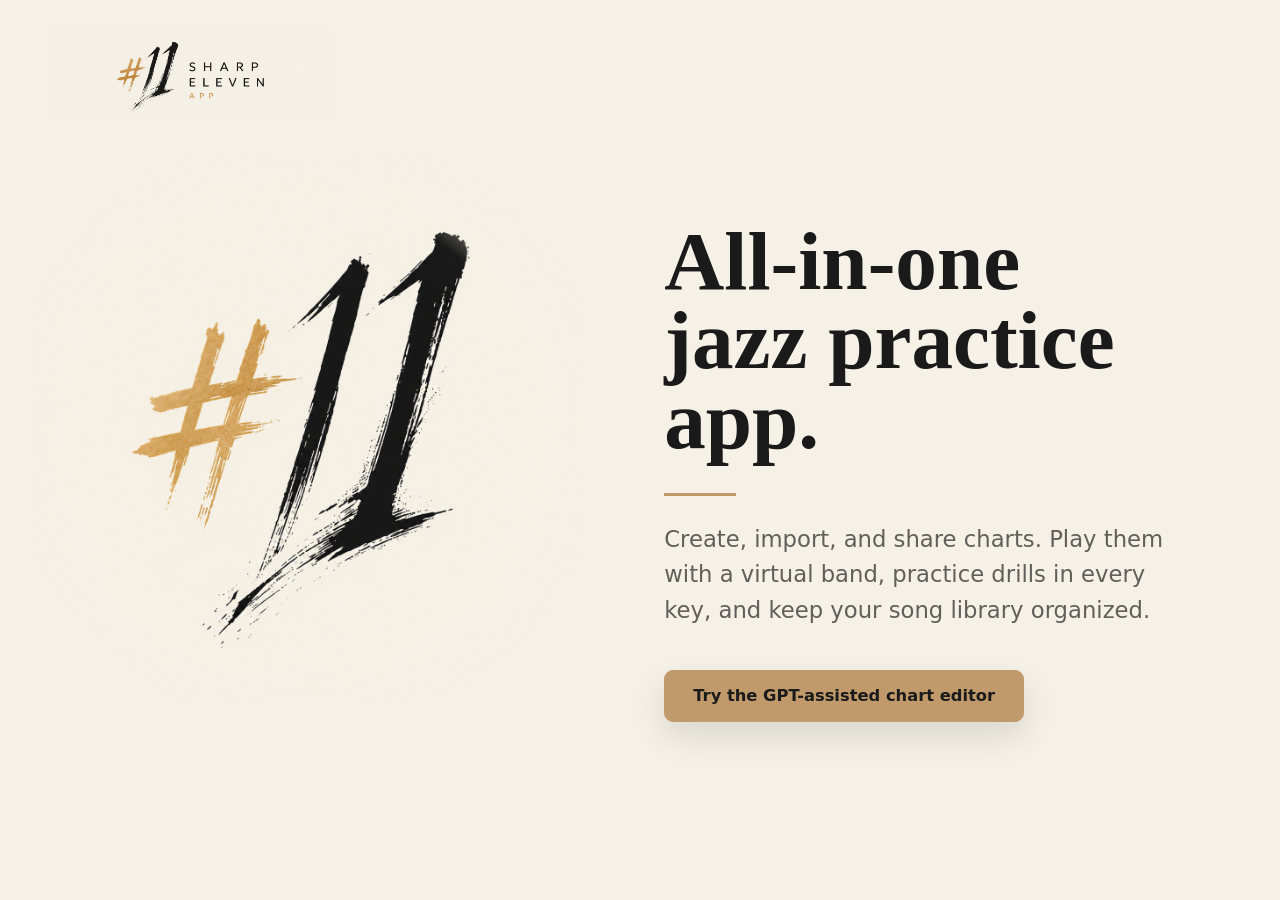
<file: index.html>
<!DOCTYPE html>
<html lang="en">
<head>
  <meta charset="utf-8">
  <meta name="viewport" content="width=device-width, initial-scale=1">
  <title>Sharp Eleven</title>
  <meta name="description" content="All-in-one jazz practice app.">
  <link rel="icon" href="./favicons/favicon.ico" sizes="any">
  <link rel="icon" href="./favicons/favicon-16x16.png" type="image/png" sizes="16x16">
  <link rel="icon" href="./favicons/favicon-32x32.png" type="image/png" sizes="32x32">
  <link rel="icon" href="./favicons/favicon-48x48.png" type="image/png" sizes="48x48">
  <link rel="apple-touch-icon" href="./favicons/apple-touch-icon.png" sizes="180x180">
  <link rel="manifest" href="./favicons/site.webmanifest">
  <meta name="theme-color" content="#f5f1e6">
  <style>
    :root {
      --c-bg: #f5f1e6;
      --c-text: #1a1a1a;
      --c-accent: #c19a6b;
      --c-secondary: #dcd6c8;
      --c-text-muted: color-mix(in srgb, var(--c-text) 68%, var(--c-bg) 32%);
      --c-border: color-mix(in srgb, var(--c-text) 24%, var(--c-bg) 76%);
      --c-control-bg: color-mix(in srgb, var(--c-secondary) 45%, transparent 55%);
      font-family: Inter, ui-sans-serif, system-ui, -apple-system, BlinkMacSystemFont, "Segoe UI", sans-serif;
    }

    * {
      box-sizing: border-box;
    }

    body {
      margin: 0;
      min-height: 100vh;
      background: var(--c-bg);
      color: var(--c-text);
    }

    .page {
      min-height: 100vh;
      padding: 28px 34px 38px;
      display: grid;
      grid-template-rows: auto minmax(0, 1fr);
      gap: clamp(20px, 3vw, 38px);
    }

    .topbar,
    .brand {
      display: flex;
      align-items: center;
    }

    .topbar {
      width: min(1180px, 100%);
      margin: 0 auto;
      justify-content: space-between;
      gap: 24px;
    }

    .brand {
      min-width: 0;
      color: var(--c-text);
      text-decoration: none;
    }

    .brand img {
      width: min(280px, 32vw);
      height: auto;
      object-fit: contain;
      flex: 0 0 auto;
    }

    .button,
    button {
      min-height: 40px;
      border: 1px solid var(--c-border);
      border-radius: 999px;
      padding: 0 18px;
      background: var(--c-control-bg);
      color: var(--c-text);
      font: inherit;
      font-weight: 760;
      text-decoration: none;
      display: inline-flex;
      align-items: center;
      justify-content: center;
      cursor: pointer;
    }

    .button.primary {
      border-color: var(--c-accent);
      background: var(--c-accent);
      color: var(--c-text);
      min-height: 52px;
      border-radius: 9px;
      padding: 0 28px;
      font-size: 1.02rem;
      font-weight: 850;
      box-shadow: 0 14px 32px color-mix(in srgb, var(--c-text) 12%, transparent 88%);
    }

    main {
      width: min(1180px, 100%);
      margin: 0 auto;
      display: grid;
      grid-template-columns: minmax(280px, 0.95fr) minmax(360px, 1fr);
      align-items: center;
      gap: clamp(32px, 6vw, 96px);
      padding-bottom: clamp(20px, 6vh, 76px);
      transform: translateY(-12px);
    }

    .hero-mark {
      transform: translate(-16px, -44px);
    }

    .hero-mark img {
      width: clamp(340px, 43vw, 560px);
      max-width: none;
      height: auto;
      display: block;
      -webkit-mask-image: radial-gradient(ellipse at center, #000 58%, transparent 78%);
      mask-image: radial-gradient(ellipse at center, #000 58%, transparent 78%);
      filter: drop-shadow(0 18px 24px color-mix(in srgb, var(--c-text) 8%, transparent 92%));
    }

    .hero-copy {
      max-width: 560px;
    }

    .hero-mobile-logo {
      display: none;
    }

    .hero-copy > * + * {
      margin-top: 0;
    }

    h1 {
      max-width: 12ch;
      margin: 0;
      font-family: Georgia, "Times New Roman", serif;
      font-size: clamp(3.5rem, 6.5vw, 5.4rem);
      line-height: 0.96;
      letter-spacing: 0;
    }

    .hero-rule {
      width: 72px;
      height: 3px;
      margin: 32px 0 26px;
      background: var(--c-accent);
    }

    p {
      max-width: 520px;
      margin: 0;
      color: var(--c-text-muted);
      font-size: clamp(1.12rem, 2vw, 1.42rem);
      line-height: 1.55;
    }

    .site-footer {
      width: min(1180px, 100%);
      margin: 0 auto;
      display: flex;
      justify-content: flex-end;
      color: var(--c-text-muted);
      font-size: 0.92rem;
    }

    .site-footer a {
      color: inherit;
      text-decoration: none;
    }

    .site-footer a:hover {
      color: var(--c-text);
      text-decoration: underline;
    }

    .hero-cta {
      display: flex;
      width: fit-content;
      margin-top: 42px;
    }

    @media (max-width: 880px) and (min-width: 761px) {
      .hero-mark {
        transform: translate(-8px, -42px);
      }

      .hero-mark img {
        width: min(38vw, 330px);
      }
    }

    @media (max-width: 760px) {
      .page {
        padding: 22px;
        grid-template-rows: minmax(0, 1fr);
      }

      .topbar {
        display: none;
      }

      main {
        min-height: calc(100vh - 44px);
        display: flex;
        flex-direction: column;
        justify-content: center;
        gap: 28px;
        padding-bottom: 0;
        text-align: center;
        transform: none;
      }

      .hero-mark {
        transform: none;
      }

      .hero-mark img {
        display: none;
      }

      .hero-mobile-logo {
        display: block;
        width: min(64vw, 218px);
        height: auto;
        margin: 0 auto -4px;
        -webkit-mask-image: radial-gradient(ellipse at center, #000 62%, transparent 82%);
        mask-image: radial-gradient(ellipse at center, #000 62%, transparent 82%);
      }

      .hero-copy {
        max-width: 390px;
      }

      h1 {
        max-width: 14.8ch;
        font-size: clamp(2.4rem, 11.5vw, 3.38rem);
        line-height: 1;
        margin: 0 auto;
      }

      .hero-rule {
        margin: 26px auto 24px;
      }

      p {
        font-size: 1.06rem;
        line-height: 1.5;
        margin: 0 auto;
      }

      .site-footer {
        justify-content: center;
        margin-top: 8px;
      }

      .hero-cta {
        width: min(100%, 320px);
        min-height: 56px;
        margin: 38px auto 0;
        padding: 0 20px;
        font-weight: 800;
      }
    }
  </style>
</head>
<body>
  <div class="page">
    <header class="topbar">
      <a class="brand" href="./" aria-label="Sharp Eleven home">
        <img src="./logo/brand-lockup-horizontal.png" alt="Sharp Eleven App" width="2172" height="724">
      </a>
    </header>

    <main>
      <div class="hero-mark" aria-hidden="true">
        <img src="./logo/brand-symbol.png" alt="" width="1254" height="1254">
      </div>
      <section class="hero-copy" aria-labelledby="hero-title">
        <img class="hero-mobile-logo" src="./logo/brand-lockup-vertical.png" alt="Sharp Eleven App" width="1122" height="1402">
        <h1 id="hero-title">All-in-one jazz practice app.</h1>
        <div class="hero-rule" aria-hidden="true"></div>
        <p>Create, import, and share charts. Play them with a virtual band, practice drills in every key, and keep your song library organized.</p>
        <a class="button primary hero-cta" href="./chart-editor.html">Try the GPT-assisted chart editor</a>
      </section>
    </main>

  </div>

</body>
</html>
</file>
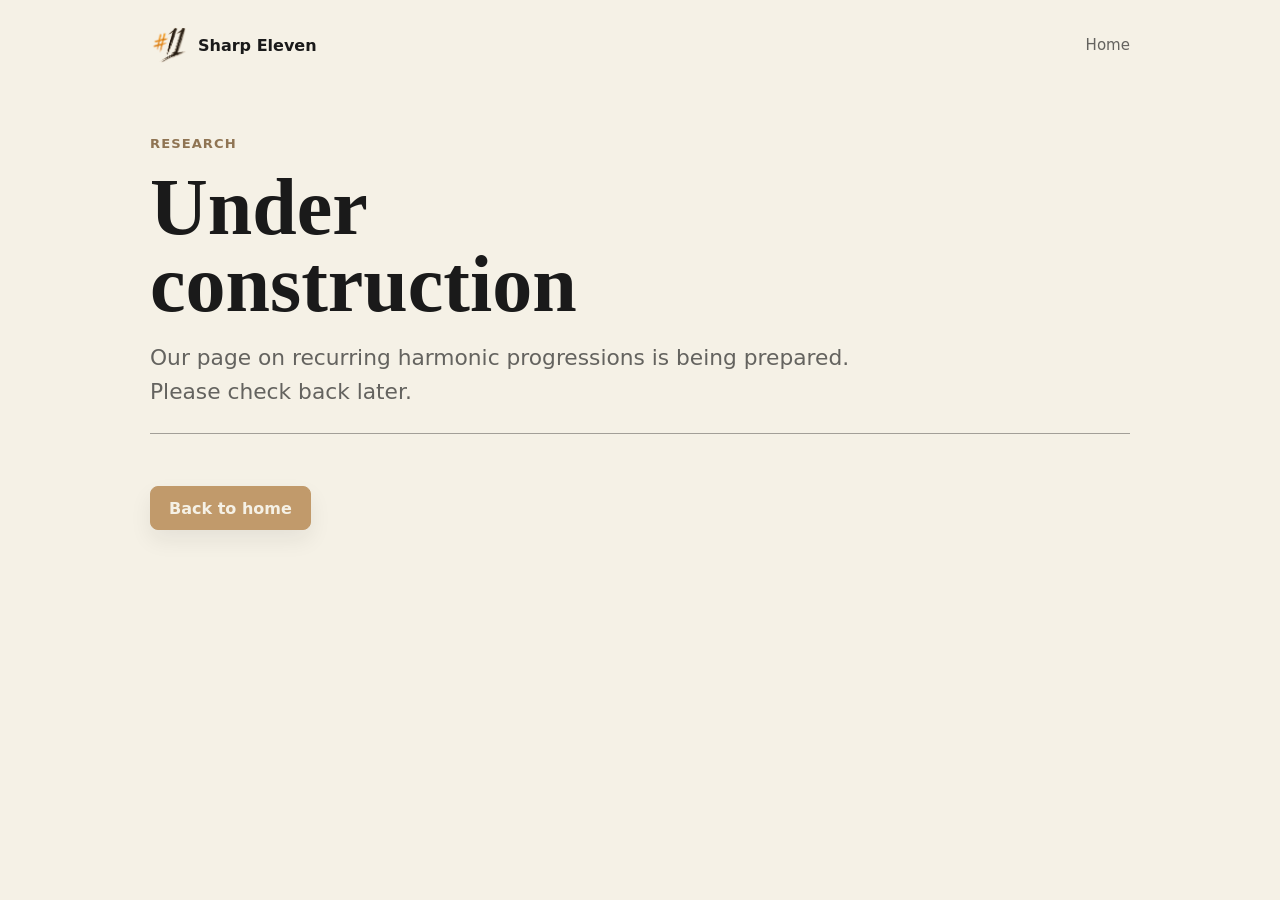
<file: research/great-american-songbook-harmony/index.html>
<!DOCTYPE html>
<html lang="en">
<head>
  <meta charset="utf-8">
  <meta name="viewport" content="width=device-width, initial-scale=1">
  <title>Research - Under construction - Sharp Eleven</title>
  <meta name="description" content="Our page on recurring harmonic progressions is under construction.">
  <link rel="icon" href="../../favicons/favicon.ico" sizes="any">
  <link rel="icon" href="../../favicons/favicon-16x16.png" type="image/png" sizes="16x16">
  <link rel="icon" href="../../favicons/favicon-32x32.png" type="image/png" sizes="32x32">
  <link rel="icon" href="../../favicons/favicon-48x48.png" type="image/png" sizes="48x48">
  <link rel="apple-touch-icon" href="../../favicons/apple-touch-icon.png" sizes="180x180">
  <link rel="manifest" href="../../favicons/site.webmanifest">
  <meta name="theme-color" content="#f5f1e6">
  <link rel="stylesheet" href="../../theme.css">
  <style>
    :root {
      font-family: Inter, ui-sans-serif, system-ui, -apple-system, BlinkMacSystemFont, "Segoe UI", sans-serif;
    }

    * {
      box-sizing: border-box;
    }

    body {
      margin: 0;
      min-height: 100vh;
      background: var(--ui-bg);
      color: var(--ui-text);
    }

    a {
      color: var(--ui-accent-strong);
    }

    .page {
      width: min(980px, calc(100% - 32px));
      margin: 0 auto;
      padding: 26px 0 64px;
    }

    .topbar {
      display: flex;
      align-items: center;
      justify-content: space-between;
      gap: 16px;
      margin-bottom: clamp(36px, 7vw, 72px);
    }

    .brand {
      display: inline-flex;
      align-items: center;
      gap: 10px;
      color: var(--ui-text);
      font-weight: 760;
      text-decoration: none;
    }

    .brand-logo {
      width: 38px;
      height: 38px;
      object-fit: contain;
      flex: 0 0 auto;
    }

    .topbar-link {
      color: var(--ui-text-muted);
      font-size: 0.94rem;
      text-decoration: none;
    }

    main {
      display: grid;
      gap: clamp(28px, 5vw, 48px);
    }

    .article-header {
      display: grid;
      gap: 18px;
      padding-bottom: 24px;
      border-bottom: 1px solid var(--ui-border);
    }

    .eyebrow {
      margin: 0;
      color: var(--ui-accent-cool);
      font-size: 0.82rem;
      font-weight: 800;
      letter-spacing: 0.08em;
      text-transform: uppercase;
    }

    h1 {
      max-width: 12ch;
      margin: 0;
      font-family: Georgia, "Times New Roman", serif;
      font-size: clamp(2.8rem, 8vw, 5rem);
      line-height: 0.96;
      letter-spacing: 0;
    }

    .dek {
      max-width: 760px;
      margin: 0;
      color: var(--ui-text-muted);
      font-size: clamp(1.12rem, 2.4vw, 1.36rem);
      line-height: 1.58;
    }

    .cta {
      display: flex;
      flex-wrap: wrap;
      gap: 12px;
      align-items: center;
      padding-top: 4px;
    }

    .button {
      min-height: 44px;
      display: inline-flex;
      align-items: center;
      justify-content: center;
      padding: 0 18px;
      border: 1px solid var(--ui-accent);
      border-radius: 8px;
      background: var(--ui-accent);
      color: var(--ui-bg);
      font-weight: 800;
      text-decoration: none;
      box-shadow: var(--ui-control-shadow);
    }

    @media (max-width: 760px) {
      .page {
        width: min(100% - 28px, 980px);
        padding-top: 20px;
      }

      .topbar {
        align-items: flex-start;
      }

    }

  </style>
</head>
<body>
  <div class="page">
    <header class="topbar">
      <a class="brand" href="../../" aria-label="Sharp Eleven home">
        <img class="brand-logo" src="../../logo/classic-paper.png" alt="" width="256" height="256">
        <span>Sharp Eleven</span>
      </a>
      <a class="topbar-link" href="../../">Home</a>
    </header>

    <main>
      <header class="article-header">
        <p class="eyebrow">Research</p>
        <h1>Under construction</h1>
        <p class="dek">Our page on recurring harmonic progressions is being prepared. Please check back later.</p>
      </header>
      <div class="cta">
        <a class="button" href="../../">Back to home</a>
      </div>
    </main>
  </div>
</body>
</html>
</file>
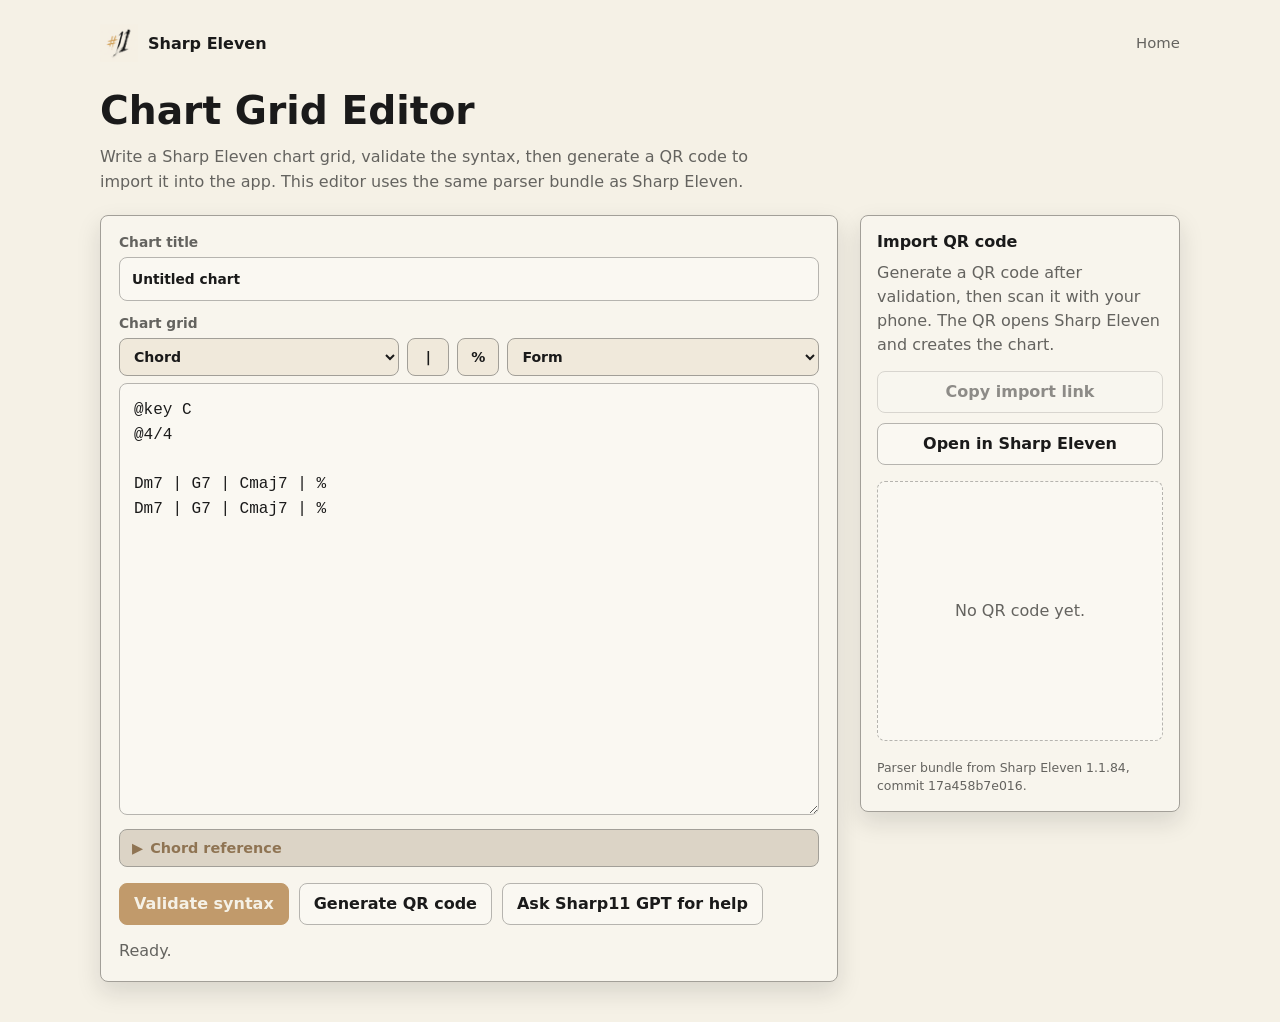
<file: chart-editor.html>
<!DOCTYPE html>
<html lang="en">
<head>
  <meta charset="utf-8">
  <meta name="viewport" content="width=device-width, initial-scale=1">
  <title>Chart Grid Editor - Sharp Eleven</title>
  <meta name="description" content="Write and validate Sharp Eleven chart grids, then import them into the app with a QR code.">
  <link rel="icon" href="./favicons/favicon.ico" sizes="any">
  <link rel="icon" href="./favicons/favicon-16x16.png" type="image/png" sizes="16x16">
  <link rel="icon" href="./favicons/favicon-32x32.png" type="image/png" sizes="32x32">
  <link rel="icon" href="./favicons/favicon-48x48.png" type="image/png" sizes="48x48">
  <link rel="apple-touch-icon" href="./favicons/apple-touch-icon.png" sizes="180x180">
  <link rel="manifest" href="./favicons/site.webmanifest">
  <meta name="theme-color" content="#f5f1e6">
  <link rel="stylesheet" href="./theme.css">
  <script src="./assets/vendor/qrcode-generator.js" defer></script>
  <style>
    :root {
      font-family: Inter, ui-sans-serif, system-ui, -apple-system, BlinkMacSystemFont, "Segoe UI", sans-serif;
    }

    * {
      box-sizing: border-box;
    }

    body {
      margin: 0;
      min-height: 100vh;
      background: var(--ui-bg);
      color: var(--ui-text);
    }

    a {
      color: var(--ui-accent-strong);
    }

    .page {
      width: min(1080px, calc(100% - 32px));
      margin: 0 auto;
      padding: 24px 0 40px;
    }

    .topbar {
      display: flex;
      align-items: center;
      justify-content: space-between;
      gap: 16px;
      margin-bottom: 28px;
    }

    .brand {
      display: inline-flex;
      align-items: center;
      gap: 10px;
      color: var(--ui-text);
      font-weight: 760;
      font-size: 1rem;
      letter-spacing: 0;
    }

    .brand-logo {
      width: 38px;
      height: 38px;
      object-fit: contain;
      flex: 0 0 auto;
    }

    .topbar-actions {
      display: inline-flex;
      align-items: center;
      gap: 10px;
      margin-left: auto;
    }

    .topbar a {
      font-size: 0.93rem;
      color: var(--ui-text-muted);
      text-decoration: none;
    }

    .workspace {
      display: grid;
      grid-template-columns: minmax(0, 1fr) 320px;
      gap: 22px;
      align-items: start;
    }

    .editor,
    .side-panel {
      background: var(--ui-surface);
      border: 1px solid var(--ui-border);
      border-radius: 8px;
      box-shadow: var(--ui-shadow-soft);
    }

    .editor {
      min-width: 0;
      padding: 18px;
    }

    .side-panel {
      padding: 16px;
    }

    h1 {
      margin: 0 0 14px;
      font-size: clamp(1.65rem, 4vw, 2.45rem);
      line-height: 1.05;
      letter-spacing: 0;
    }

    .lede {
      margin: 0 0 20px;
      max-width: 64ch;
      color: var(--ui-text-muted);
      line-height: 1.55;
    }

    label {
      display: grid;
      gap: 7px;
      color: var(--ui-text-muted);
      font-size: 0.86rem;
      font-weight: 650;
    }

    .field-label {
      color: var(--ui-text-muted);
      font-size: 0.86rem;
      font-weight: 650;
    }

    input,
    textarea,
    select {
      width: 100%;
      border: 1px solid var(--ui-border-strong);
      border-radius: 8px;
      background: var(--ui-surface-input);
      color: var(--ui-text);
      font: inherit;
      outline: none;
    }

    input:focus,
    textarea:focus,
    select:focus {
      border-color: var(--ui-accent);
      box-shadow: 0 0 0 3px var(--ui-field-focus);
    }

    input {
      min-height: 44px;
      padding: 0 12px;
    }

    textarea {
      min-height: 48vh;
      resize: vertical;
      padding: 14px;
      font-family: "SFMono-Regular", Consolas, "Liberation Mono", monospace;
      font-size: 1rem;
      line-height: 1.55;
      white-space: pre;
      overflow: auto;
    }

    .field-stack {
      display: grid;
      gap: 14px;
    }

    .editor-grid-field {
      display: grid;
      gap: 7px;
    }

    .chart-editor-insert-toolbar {
      display: grid;
      grid-template-columns: minmax(5.8rem, 0.9fr) auto auto minmax(6.4rem, 1fr);
      gap: 8px;
      align-items: end;
    }

    .chart-editor-insert-field {
      display: grid;
      min-width: 0;
    }

    .chart-editor-insert-field select,
    .chart-editor-insert-button {
      min-height: 38px;
      border: 1px solid var(--ui-border);
      border-radius: 8px;
      background: var(--ui-chip-bg);
      color: var(--ui-text);
      font: inherit;
      font-size: 0.88rem;
      font-weight: 800;
    }

    .chart-editor-insert-field select {
      padding: 0 32px 0 10px;
    }

    .chart-editor-insert-button {
      width: 42px;
      padding: 0;
      cursor: pointer;
    }

    .chart-editor-insert-field select:focus-visible,
    .chart-editor-insert-button:focus-visible {
      outline: 0;
      border-color: var(--ui-accent);
      box-shadow: 0 0 0 3px var(--ui-field-focus);
    }

    .chart-editor-canonical-chords .canonical-chord-list {
      margin-top: 0;
    }

    .canonical-chord-list {
      border: 1px solid var(--ui-border);
      border-radius: 8px;
      background: color-mix(in srgb, var(--ui-surface-strong) 78%, var(--ui-bg) 22%);
      overflow: hidden;
    }

    .canonical-chord-list[open] {
      position: fixed;
      inset: 0;
      z-index: 1200;
      display: flex;
      flex-direction: column;
      margin: 0;
      border-radius: 0;
      background: var(--ui-surface-strong);
      box-shadow: none;
      overflow: hidden;
    }

    .canonical-chord-list-summary {
      cursor: pointer;
      list-style: none;
      padding: 10px 12px;
      color: var(--ui-accent-cool);
      font-size: 0.9rem;
      font-weight: 800;
      background: var(--ui-chip-bg);
    }

    .canonical-chord-list-summary::-webkit-details-marker {
      display: none;
    }

    .canonical-chord-list-summary::before {
      content: '\25B6';
      display: inline-block;
      margin-right: 0.45rem;
      transition: transform 0.15s ease;
    }

    .canonical-chord-list[open] .canonical-chord-list-summary::before {
      transform: rotate(90deg);
    }

    .canonical-chord-list[open] .canonical-chord-list-summary {
      flex: 0 0 auto;
      border-bottom: 1px solid var(--ui-border);
      padding-top: calc(0.8rem + env(safe-area-inset-top, 0px));
      padding-bottom: 0.8rem;
    }

    .canonical-chord-list[open] .canonical-chord-list-summary::after {
      content: 'Close';
      float: right;
      color: var(--ui-text-muted);
      font-size: 0.82rem;
      font-weight: 800;
    }

    .canonical-chord-list-body {
      display: grid;
      gap: 0.75rem;
      padding: 12px;
      color: var(--ui-text-muted);
      font-size: 0.88rem;
    }

    .canonical-chord-list[open] .canonical-chord-list-body {
      flex: 1 1 auto;
      min-height: 0;
      overflow-y: auto;
      overscroll-behavior: contain;
      padding-bottom: calc(1rem + env(safe-area-inset-bottom, 0px));
      -webkit-overflow-scrolling: touch;
    }

    .canonical-chord-section h3 {
      margin: 0 0 0.45rem;
      color: var(--ui-text-soft);
      font-size: 0.78rem;
      font-weight: 800;
      text-transform: uppercase;
    }

    .canonical-chord-grid {
      display: grid;
      grid-template-columns: repeat(auto-fit, minmax(8rem, 1fr));
      gap: 0.35rem;
      margin: 0;
      padding: 0;
      list-style: none;
    }

    .canonical-chord-entry {
      display: grid;
      gap: 0.25rem;
      align-content: start;
      min-width: 0;
      padding: 0.45rem 0.55rem;
      border: 1px solid var(--ui-border);
      border-radius: 8px;
      background: color-mix(in srgb, var(--ui-bg) 86%, var(--ui-accent) 14%);
    }

    .canonical-chord-symbol {
      color: var(--ui-accent-warm);
      font-weight: 800;
    }

    .canonical-chord-aliases {
      display: flex;
      flex-wrap: wrap;
      gap: 0.34rem;
    }

    .canonical-chord-aliases code {
      color: var(--ui-text-faint);
      font-size: 0.75em;
    }

    .actions {
      display: flex;
      flex-wrap: wrap;
      gap: 10px;
      margin-top: 16px;
    }

    button,
    .button-link {
      min-height: 42px;
      border: 1px solid var(--ui-border-strong);
      border-radius: 8px;
      padding: 0 14px;
      background: var(--ui-control-bg);
      color: var(--ui-text);
      font: inherit;
      font-weight: 700;
      text-decoration: none;
      display: inline-flex;
      align-items: center;
      justify-content: center;
      cursor: pointer;
    }

    button.primary {
      border-color: var(--ui-accent);
      background: var(--ui-accent);
      color: var(--ui-text-inverse);
    }

    button.primary:hover,
    button.primary:focus-visible {
      background: var(--ui-accent-strong);
    }

    button:disabled {
      opacity: 0.48;
      cursor: not-allowed;
    }

    .status {
      margin-top: 14px;
      min-height: 24px;
      color: var(--ui-text-muted);
      line-height: 1.45;
    }

    .status.is-error {
      color: var(--ui-danger-text);
    }

    .gpt-help-dialog {
      position: fixed;
      inset: 0;
      z-index: 1400;
      display: grid;
      place-items: center;
      padding: 20px;
      background: color-mix(in srgb, var(--ui-bg) 58%, transparent);
    }

    .gpt-help-dialog[hidden] {
      display: none;
    }

    .gpt-help-dialog-panel {
      width: min(100%, 420px);
      border: 1px solid var(--ui-border);
      border-radius: 8px;
      background: var(--ui-surface);
      box-shadow: var(--ui-shadow-soft);
      padding: 18px;
    }

    .gpt-help-dialog-panel h2 {
      margin: 0 0 10px;
      color: var(--ui-text);
      font-size: 1.05rem;
      letter-spacing: 0;
    }

    .gpt-help-dialog-panel p {
      margin: 0;
      color: var(--ui-text-muted);
      line-height: 1.5;
    }

    .gpt-help-dialog-actions {
      display: flex;
      flex-wrap: wrap;
      justify-content: flex-end;
      gap: 10px;
      margin-top: 18px;
    }

    .diagnostics {
      margin: 12px 0 0;
      padding-left: 20px;
      color: var(--ui-danger-text);
      line-height: 1.45;
    }

    .side-panel h2 {
      margin: 0 0 10px;
      font-size: 1rem;
      letter-spacing: 0;
    }

    .side-panel p {
      margin: 0 0 14px;
      color: var(--ui-text-muted);
      line-height: 1.5;
    }

    .side-actions {
      display: grid;
      gap: 10px;
    }

    .qr-box {
      display: grid;
      place-items: center;
      min-height: 260px;
      margin-top: 16px;
      border: 1px dashed var(--ui-border-strong);
      border-radius: 8px;
      background: var(--ui-surface-input);
      padding: 14px;
      color: var(--ui-text-muted);
      text-align: center;
    }

    .qr-box canvas,
    .qr-box svg,
    .qr-box img {
      width: min(100%, 256px) !important;
      height: auto !important;
    }

    .import-link {
      margin-top: 12px;
      word-break: break-all;
      font-size: 0.82rem;
      color: var(--ui-text-muted);
    }

    .meta {
      margin-top: 18px;
      color: var(--ui-text-muted);
      font-size: 0.78rem;
      line-height: 1.45;
    }

    @media (max-width: 840px) {
      .workspace {
        grid-template-columns: 1fr;
      }

      .page {
        width: min(100% - 20px, 1080px);
        padding-top: 16px;
      }

      .topbar {
        margin-bottom: 18px;
      }

      .topbar-actions {
        gap: 8px;
      }

      .chart-editor-insert-toolbar {
        grid-template-columns: minmax(0, 1fr) 42px 42px minmax(0, 1fr);
      }

      textarea {
        min-height: 42vh;
      }
    }
  </style>
</head>
<body>
  <main class="page">
    <header class="topbar">
      <div class="brand" aria-label="Sharp Eleven">
        <img class="brand-logo" src="./logo/brand-symbol.png" alt="" width="38" height="38" aria-hidden="true">
        <span>Sharp Eleven</span>
      </div>
      <div class="topbar-actions">
        <a href="./index.html">Home</a>
      </div>
    </header>

    <h1>Chart Grid Editor</h1>
    <p class="lede">Write a Sharp Eleven chart grid, validate the syntax, then generate a QR code to import it into the app. This editor uses the same parser bundle as Sharp Eleven.</p>

    <div class="workspace">
      <section class="editor" aria-label="Chart editor">
        <div class="field-stack">
          <label>
            Chart title
            <input id="chart-title" type="text" autocomplete="off" value="Untitled chart">
          </label>
          <div class="editor-grid-field">
            <span class="field-label">Chart grid</span>
            <div class="chart-editor-insert-toolbar" role="toolbar" aria-label="Insert into chart text">
              <label class="chart-editor-insert-field">
                <select id="chart-editor-chord-menu" aria-label="Insert chord quality">
                  <option value="">Chord</option>
                  <option value="maj7">maj7</option>
                  <option value="6">6</option>
                  <option value="m7">m7</option>
                  <option value="m6">m6</option>
                  <option value="m7b5">m7b5</option>
                  <option value="dim7">dim7</option>
                  <option value="7">7</option>
                  <option value="7b9">7b9</option>
                  <option value="7alt">7alt</option>
                  <option value="7#11">7#11</option>
                  <option value="7#5">7#5</option>
                  <option value="7#9">7#9</option>
                  <option value="7sus">7sus</option>
                  <option value="13sus">13sus</option>
                </select>
              </label>
              <button id="chart-editor-insert-bar-button" class="chart-editor-insert-button" type="button" aria-label="Insert measure bar">|</button>
              <button id="chart-editor-insert-repeat-button" class="chart-editor-insert-button" type="button" aria-label="Insert repeat sign">%</button>
              <label class="chart-editor-insert-field">
                <select id="chart-editor-form-menu" aria-label="Insert form marker">
                  <option value="">Form</option>
                  <option value="@fine">@fine</option>
                  <option value="@coda">@coda</option>
                  <option value="@to-coda">@to-coda</option>
                  <option value="@segno">@segno</option>
                  <option value="@dc-al-fine">@dc-al-fine</option>
                  <option value="@ds-al-fine">@ds-al-fine</option>
                  <option value="@dc-al-coda">@dc-al-coda</option>
                  <option value="@ds-al-coda">@ds-al-coda</option>
                  <option value="@dc-on-cue">@dc-on-cue</option>
                </select>
              </label>
            </div>
            <textarea id="chart-text" spellcheck="false" autocomplete="off" autocapitalize="off" wrap="off">@key C
@4/4

Dm7 | G7 | Cmaj7 | %
Dm7 | G7 | Cmaj7 | %</textarea>
          </div>
          <div class="chart-editor-canonical-chords">
            <details class="canonical-chord-list">
              <summary class="canonical-chord-list-summary">Chord reference</summary>
              <div class="canonical-chord-list-body">
                <section class="canonical-chord-section">
                  <h3>Common qualities</h3>
                  <ul class="canonical-chord-grid">
                    <li class="canonical-chord-entry"><code class="canonical-chord-symbol">m7</code></li>
                    <li class="canonical-chord-entry"><code class="canonical-chord-symbol">maj7</code><span class="canonical-chord-aliases" aria-label="Accepted aliases"><code>△7</code></span></li>
                    <li class="canonical-chord-entry"><code class="canonical-chord-symbol">6</code></li>
                    <li class="canonical-chord-entry"><code class="canonical-chord-symbol">m7b5</code><span class="canonical-chord-aliases" aria-label="Accepted aliases"><code>halfdim</code><code>ø7</code></span></li>
                    <li class="canonical-chord-entry"><code class="canonical-chord-symbol">maj</code></li>
                    <li class="canonical-chord-entry"><code class="canonical-chord-symbol">dim7</code><span class="canonical-chord-aliases" aria-label="Accepted aliases"><code>dim</code><code>°7</code></span></li>
                    <li class="canonical-chord-entry"><code class="canonical-chord-symbol">m</code></li>
                    <li class="canonical-chord-entry"><code class="canonical-chord-symbol">m6</code></li>
                    <li class="canonical-chord-entry"><code class="canonical-chord-symbol">maj#11</code><span class="canonical-chord-aliases" aria-label="Accepted aliases"><code>lyd</code><code>maj7#11</code><code>△#11</code></span></li>
                    <li class="canonical-chord-entry"><code class="canonical-chord-symbol">m9</code></li>
                    <li class="canonical-chord-entry"><code class="canonical-chord-symbol">m11</code></li>
                    <li class="canonical-chord-entry"><code class="canonical-chord-symbol">mMaj7</code><span class="canonical-chord-aliases" aria-label="Accepted aliases"><code>mmaj7</code></span></li>
                    <li class="canonical-chord-entry"><code class="canonical-chord-symbol">maj9</code><span class="canonical-chord-aliases" aria-label="Accepted aliases"><code>△9</code></span></li>
                    <li class="canonical-chord-entry"><code class="canonical-chord-symbol">69</code><span class="canonical-chord-aliases" aria-label="Accepted aliases"><code>6/9</code></span></li>
                  </ul>
                </section>
                <section class="canonical-chord-section">
                  <h3>Common dominants</h3>
                  <ul class="canonical-chord-grid">
                    <li class="canonical-chord-entry"><code class="canonical-chord-symbol">7</code></li>
                    <li class="canonical-chord-entry"><code class="canonical-chord-symbol">7b9</code></li>
                    <li class="canonical-chord-entry"><code class="canonical-chord-symbol">7sus</code></li>
                    <li class="canonical-chord-entry"><code class="canonical-chord-symbol">13#11</code><span class="canonical-chord-aliases" aria-label="Accepted aliases"><code>13lyd</code></span></li>
                    <li class="canonical-chord-entry"><code class="canonical-chord-symbol">7#9</code></li>
                    <li class="canonical-chord-entry"><code class="canonical-chord-symbol">7b9b13</code><span class="canonical-chord-aliases" aria-label="Accepted aliases"><code>7b13</code></span></li>
                    <li class="canonical-chord-entry"><code class="canonical-chord-symbol">7#5</code><span class="canonical-chord-aliases" aria-label="Accepted aliases"><code>13#5</code></span></li>
                    <li class="canonical-chord-entry"><code class="canonical-chord-symbol">7alt</code><span class="canonical-chord-aliases" aria-label="Accepted aliases"><code>alt</code><code>13alt</code></span></li>
                    <li class="canonical-chord-entry"><code class="canonical-chord-symbol">13</code><span class="canonical-chord-aliases" aria-label="Accepted aliases"><code>7mixo</code><code>13mixo</code><code>mixo</code></span></li>
                    <li class="canonical-chord-entry"><code class="canonical-chord-symbol">9</code></li>
                    <li class="canonical-chord-entry"><code class="canonical-chord-symbol">9sus</code></li>
                  </ul>
                </section>
                <section class="canonical-chord-section">
                  <h3>Other qualities</h3>
                  <ul class="canonical-chord-grid">
                    <li class="canonical-chord-entry"><code class="canonical-chord-symbol">mb6</code></li>
                    <li class="canonical-chord-entry"><code class="canonical-chord-symbol">aug</code></li>
                    <li class="canonical-chord-entry"><code class="canonical-chord-symbol">add9</code></li>
                    <li class="canonical-chord-entry"><code class="canonical-chord-symbol">sus</code></li>
                    <li class="canonical-chord-entry"><code class="canonical-chord-symbol">maj7#5</code></li>
                    <li class="canonical-chord-entry"><code class="canonical-chord-symbol">m69</code><span class="canonical-chord-aliases" aria-label="Accepted aliases"><code>m6/9</code></span></li>
                    <li class="canonical-chord-entry"><code class="canonical-chord-symbol">m9b5</code></li>
                    <li class="canonical-chord-entry"><code class="canonical-chord-symbol">2</code></li>
                    <li class="canonical-chord-entry"><code class="canonical-chord-symbol">dimMaj7</code></li>
                    <li class="canonical-chord-entry"><code class="canonical-chord-symbol">maj13</code></li>
                    <li class="canonical-chord-entry"><code class="canonical-chord-symbol">mMaj9</code><span class="canonical-chord-aliases" aria-label="Accepted aliases"><code>mmaj9</code></span></li>
                    <li class="canonical-chord-entry"><code class="canonical-chord-symbol">5</code></li>
                    <li class="canonical-chord-entry"><code class="canonical-chord-symbol">madd9</code></li>
                  </ul>
                </section>
                <section class="canonical-chord-section">
                  <h3>Other dominants</h3>
                  <ul class="canonical-chord-grid">
                    <li class="canonical-chord-entry"><code class="canonical-chord-symbol">13b9</code><span class="canonical-chord-aliases" aria-label="Accepted aliases"><code>7oct</code><code>oct</code><code>13oct</code></span></li>
                    <li class="canonical-chord-entry"><code class="canonical-chord-symbol">9#11</code></li>
                    <li class="canonical-chord-entry"><code class="canonical-chord-symbol">7#11</code><span class="canonical-chord-aliases" aria-label="Accepted aliases"><code>7lyd</code></span></li>
                    <li class="canonical-chord-entry"><code class="canonical-chord-symbol">13sus</code></li>
                    <li class="canonical-chord-entry"><code class="canonical-chord-symbol">7b9sus</code><span class="canonical-chord-aliases" aria-label="Accepted aliases"><code>13b9sus</code></span></li>
                    <li class="canonical-chord-entry"><code class="canonical-chord-symbol">9#5</code></li>
                    <li class="canonical-chord-entry"><code class="canonical-chord-symbol">7b13sus</code></li>
                    <li class="canonical-chord-entry"><code class="canonical-chord-symbol">13#9</code></li>
                    <li class="canonical-chord-entry"><code class="canonical-chord-symbol">7susadd3</code></li>
                  </ul>
                </section>
              </div>
            </details>
          </div>
        </div>

        <div class="actions">
          <button id="validate-button" class="primary" type="button">Validate syntax</button>
          <button id="qr-button" type="button">Generate QR code</button>
          <button id="copy-gpt-button" type="button">Ask Sharp11 GPT for help</button>
        </div>

        <div id="status" class="status" role="status" aria-live="polite">Ready.</div>
        <ul id="diagnostics" class="diagnostics" hidden></ul>
      </section>

      <aside class="side-panel" aria-label="Import QR code">
        <h2>Import QR code</h2>
        <p>Generate a QR code after validation, then scan it with your phone. The QR opens Sharp Eleven and creates the chart.</p>
        <div class="side-actions">
          <button id="copy-link-button" type="button" disabled>Copy import link</button>
          <a id="open-app-link" class="button-link" href="#" hidden>Open in Sharp Eleven</a>
        </div>
        <div id="qr-box" class="qr-box">No QR code yet.</div>
        <div id="import-link" class="import-link" hidden></div>
        <div id="bundle-meta" class="meta">Loading parser bundle...</div>
      </aside>
    </div>
  </main>

  <div id="gpt-help-dialog" class="gpt-help-dialog" role="dialog" aria-modal="true" aria-labelledby="gpt-help-dialog-title" hidden>
    <div class="gpt-help-dialog-panel">
      <h2 id="gpt-help-dialog-title">Prompt copied</h2>
      <p>A prompt with your current chart grid is ready in your clipboard. Open Sharp11 GPT, then paste it there to get correction advice.</p>
      <div class="gpt-help-dialog-actions">
        <button id="gpt-help-cancel-button" type="button">Stay here</button>
        <button id="gpt-help-open-button" class="primary" type="button">Open Sharp11 GPT</button>
      </div>
    </div>
  </div>

  <script type="module">
    import { validateChartTextForSite } from './assets/generated/sharp-eleven-chart-editor-api.js';

    const GPT_URL = 'https://chatgpt.com/g/g-69e912c9fa2c8191b2c5cd0414d80032-sharp-eleven-app';
    const titleInput = document.getElementById('chart-title');
    const textInput = document.getElementById('chart-text');
    const validateButton = document.getElementById('validate-button');
    const qrButton = document.getElementById('qr-button');
    const copyGptButton = document.getElementById('copy-gpt-button');
    const copyLinkButton = document.getElementById('copy-link-button');
    const chordMenu = document.getElementById('chart-editor-chord-menu');
    const formMenu = document.getElementById('chart-editor-form-menu');
    const insertBarButton = document.getElementById('chart-editor-insert-bar-button');
    const insertRepeatButton = document.getElementById('chart-editor-insert-repeat-button');
    const openAppLink = document.getElementById('open-app-link');
    const status = document.getElementById('status');
    const diagnostics = document.getElementById('diagnostics');
    const qrBox = document.getElementById('qr-box');
    const importLink = document.getElementById('import-link');
    const bundleMeta = document.getElementById('bundle-meta');
    const gptHelpDialog = document.getElementById('gpt-help-dialog');
    const gptHelpCancelButton = document.getElementById('gpt-help-cancel-button');
    const gptHelpOpenButton = document.getElementById('gpt-help-open-button');

    let lastValidation = null;
    let lastGptTrigger = null;

    function setStatus(message, isError = false) {
      status.textContent = message;
      status.classList.toggle('is-error', isError);
    }

    function clearQr() {
      qrBox.textContent = 'No QR code yet.';
      importLink.hidden = true;
      importLink.textContent = '';
      copyLinkButton.disabled = true;
      openAppLink.hidden = true;
      openAppLink.href = '#';
    }

    function renderDiagnostics(items) {
      diagnostics.replaceChildren();
      diagnostics.hidden = items.length === 0;
      for (const item of items) {
        const li = document.createElement('li');
        li.textContent = `Line ${item.line}, column ${item.column}: ${item.message}`;
        diagnostics.append(li);
      }
    }

    function getPayload() {
      return {
        version: 1,
        title: titleInput.value,
        text: textInput.value
      };
    }

    function validate() {
      lastValidation = validateChartTextForSite(getPayload());
      renderDiagnostics(lastValidation.diagnostics);
      clearQr();

      if (!lastValidation.ok) {
        setStatus('Syntax needs attention before a QR code can be generated.', true);
        return lastValidation;
      }

      const barLabel = lastValidation.barCount === 1 ? 'bar' : 'bars';
      const encodedSize = lastValidation.encodedPayload.length;
      setStatus(`Syntax looks good: ${lastValidation.barCount} ${barLabel}. Compressed payload: ${encodedSize} characters.`);
      return lastValidation;
    }

    function getEditorInsertText(textarea, rawText, { suppressLeadingPadding = false } = {}) {
      const value = textarea.value || '';
      const start = textarea.selectionStart ?? value.length;
      const end = textarea.selectionEnd ?? start;
      const before = value[start - 1] || '';
      const after = value[end] || '';

      if (rawText === '|') {
        const leading = start > 0 && before && !/\s/.test(before) ? ' ' : '';
        const trailing = after && /\s/.test(after) ? '' : ' ';
        return `${leading}|${trailing}`;
      }

      const leading = !suppressLeadingPadding && start > 0 && before && !/[\s|(]/.test(before) ? ' ' : '';
      const trailing = after && !/[\s|)]/.test(after) ? ' ' : '';
      return `${leading}${rawText}${trailing}`;
    }

    function insertIntoEditor(rawText, options = {}) {
      const text = String(rawText || '');
      if (!textInput || !text) return;
      const start = textInput.selectionStart ?? textInput.value.length;
      const end = textInput.selectionEnd ?? start;
      textInput.setRangeText(getEditorInsertText(textInput, text, options), start, end, 'end');
      textInput.dispatchEvent(new Event('input', { bubbles: true }));
      textInput.focus();
    }

    async function writeClipboard(text) {
      if (navigator.clipboard?.writeText) {
        await navigator.clipboard.writeText(text);
        return;
      }
      const fallback = document.createElement('textarea');
      fallback.value = text;
      fallback.setAttribute('readonly', '');
      fallback.style.position = 'fixed';
      fallback.style.left = '-9999px';
      document.body.append(fallback);
      fallback.select();
      document.execCommand('copy');
      fallback.remove();
    }

    async function generateQr() {
      const validation = lastValidation?.ok ? lastValidation : validate();
      if (!validation.ok) return;

      if (typeof window.qrcode !== 'function') {
        qrBox.textContent = 'QR generator failed to load. You can still copy the import link.';
      } else {
        const qr = window.qrcode(0, 'M');
        qr.addData(validation.importUrl);
        qr.make();
        qrBox.replaceChildren();
        qrBox.innerHTML = qr.createSvgTag(6, 2, 'Sharp Eleven chart import QR code', validation.title);
      }

      importLink.hidden = false;
      importLink.textContent = validation.importUrl;
      copyLinkButton.disabled = false;
      openAppLink.hidden = false;
      openAppLink.href = validation.importUrl;
      setStatus('QR code generated.');
    }

    function buildGptPrompt() {
      return [
        'Please help me correct this Sharp Eleven chart grid.',
        'Use Sharp Eleven chart text syntax. Return only the corrected grid unless you need to explain an ambiguity.',
        '',
        `Title: ${titleInput.value.trim() || 'Untitled chart'}`,
        '',
        textInput.value
      ].join('\n');
    }

    function setGptHelpDialogOpen(isOpen) {
      gptHelpDialog.hidden = !isOpen;
      if (isOpen) {
        gptHelpOpenButton.focus();
      } else if (lastGptTrigger) {
        lastGptTrigger.focus();
      }
    }

    function showGptPasteInstructions(trigger) {
      lastGptTrigger = trigger || null;
      setGptHelpDialogOpen(true);
    }

    function openSharpElevenGpt() {
      const gptWindow = window.open(GPT_URL, '_blank');
      if (gptWindow) {
        gptWindow.opener = null;
      } else {
        window.location.href = GPT_URL;
      }
    }

    validateButton.addEventListener('click', validate);
    formMenu.addEventListener('change', () => {
      insertIntoEditor(formMenu.value || '');
      formMenu.value = '';
    });
    chordMenu.addEventListener('change', () => {
      insertIntoEditor(chordMenu.value || '', { suppressLeadingPadding: true });
      chordMenu.value = '';
    });
    insertBarButton.addEventListener('click', () => insertIntoEditor('|'));
    insertRepeatButton.addEventListener('click', () => insertIntoEditor('%'));
    qrButton.addEventListener('click', () => {
      generateQr().catch((error) => setStatus(error instanceof Error ? error.message : String(error), true));
    });
    copyGptButton.addEventListener('click', (event) => {
      writeClipboard(buildGptPrompt())
        .then(() => {
          setStatus('Copied a correction prompt for Sharp11 GPT.');
          showGptPasteInstructions(event.currentTarget);
        })
        .catch((error) => setStatus(error instanceof Error ? error.message : String(error), true));
    });
    gptHelpCancelButton.addEventListener('click', () => setGptHelpDialogOpen(false));
    gptHelpOpenButton.addEventListener('click', () => {
      setGptHelpDialogOpen(false);
      openSharpElevenGpt();
    });
    gptHelpDialog.addEventListener('click', (event) => {
      if (event.target === gptHelpDialog) setGptHelpDialogOpen(false);
    });
    document.addEventListener('keydown', (event) => {
      if (event.key === 'Escape' && !gptHelpDialog.hidden) setGptHelpDialogOpen(false);
    });
    copyLinkButton.addEventListener('click', () => {
      const validation = lastValidation?.ok ? lastValidation : validate();
      if (!validation.ok) return;
      writeClipboard(validation.importUrl)
        .then(() => setStatus('Import link copied.'))
        .catch((error) => setStatus(error instanceof Error ? error.message : String(error), true));
    });

    titleInput.addEventListener('input', () => {
      lastValidation = null;
      clearQr();
    });
    textInput.addEventListener('input', () => {
      lastValidation = null;
      clearQr();
    });

    fetch('./assets/generated/sharp-eleven-chart-editor-api.metadata.json')
      .then((response) => response.ok ? response.json() : null)
      .then((metadata) => {
        if (!metadata) {
          bundleMeta.textContent = 'Parser bundle metadata unavailable.';
          return;
        }
        bundleMeta.textContent = `Parser bundle from Sharp Eleven ${metadata.appVersion}, commit ${metadata.gitCommit}.`;
      })
      .catch(() => {
        bundleMeta.textContent = 'Parser bundle metadata unavailable.';
      });

  </script>
</body>
</html>
</file>
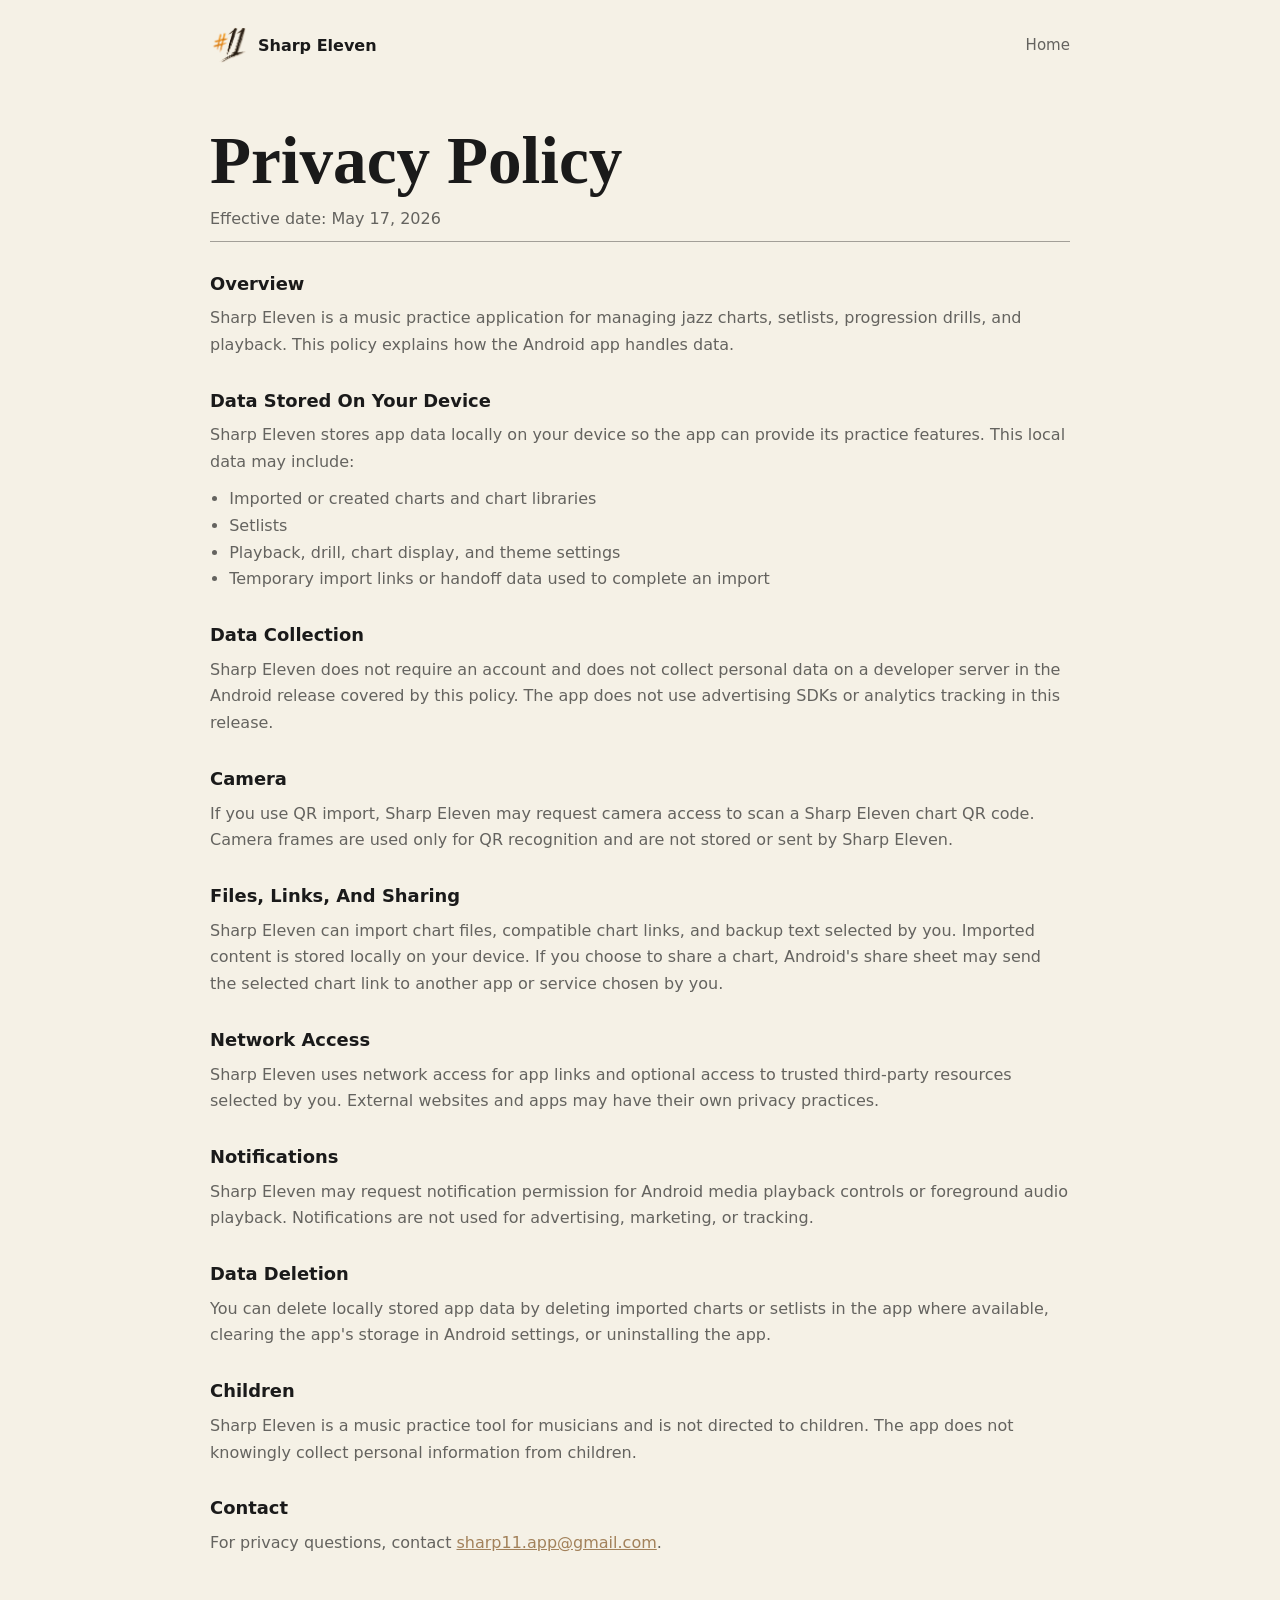
<file: privacy.html>
<!DOCTYPE html>
<html lang="en">
<head>
  <meta charset="utf-8">
  <meta name="viewport" content="width=device-width, initial-scale=1">
  <title>Privacy Policy - Sharp Eleven</title>
  <meta name="description" content="Privacy policy for Sharp Eleven.">
  <link rel="icon" href="./favicons/favicon.ico" sizes="any">
  <link rel="icon" href="./favicons/favicon-16x16.png" type="image/png" sizes="16x16">
  <link rel="icon" href="./favicons/favicon-32x32.png" type="image/png" sizes="32x32">
  <link rel="icon" href="./favicons/favicon-48x48.png" type="image/png" sizes="48x48">
  <link rel="apple-touch-icon" href="./favicons/apple-touch-icon.png" sizes="180x180">
  <link rel="manifest" href="./favicons/site.webmanifest">
  <meta name="theme-color" content="#f5f1e6">
  <link rel="stylesheet" href="./theme.css">
  <style>
    :root {
      font-family: Inter, ui-sans-serif, system-ui, -apple-system, BlinkMacSystemFont, "Segoe UI", sans-serif;
    }

    * {
      box-sizing: border-box;
    }

    body {
      margin: 0;
      min-height: 100vh;
      background: var(--ui-bg);
      color: var(--ui-text);
    }

    a {
      color: var(--ui-accent-strong);
    }

    .page {
      width: min(860px, calc(100% - 32px));
      margin: 0 auto;
      padding: 26px 0 56px;
    }

    .topbar {
      display: flex;
      align-items: center;
      justify-content: space-between;
      gap: 16px;
      margin-bottom: clamp(36px, 7vw, 64px);
    }

    .brand {
      display: inline-flex;
      align-items: center;
      gap: 10px;
      color: var(--ui-text);
      font-weight: 760;
      text-decoration: none;
    }

    .brand-logo {
      width: 38px;
      height: 38px;
      object-fit: contain;
      flex: 0 0 auto;
    }

    .topbar-link {
      color: var(--ui-text-muted);
      font-size: 0.94rem;
      text-decoration: none;
    }

    main {
      display: grid;
      gap: 30px;
    }

    .policy-header {
      display: grid;
      gap: 12px;
      padding-bottom: 8px;
      border-bottom: 1px solid var(--ui-border);
    }

    h1 {
      margin: 0;
      font-family: Georgia, "Times New Roman", serif;
      font-size: clamp(2.4rem, 7vw, 4.2rem);
      line-height: 0.98;
      letter-spacing: 0;
    }

    .effective-date,
    p,
    li {
      color: var(--ui-text-muted);
      font-size: 1rem;
      line-height: 1.68;
    }

    .effective-date,
    p {
      margin: 0;
    }

    section {
      display: grid;
      gap: 10px;
    }

    h2 {
      margin: 0;
      color: var(--ui-text);
      font-size: 1.12rem;
      line-height: 1.3;
      letter-spacing: 0;
    }

    ul {
      margin: 0;
      padding-left: 1.2rem;
    }

    @media (max-width: 620px) {
      .page {
        width: min(100% - 28px, 860px);
        padding-top: 20px;
      }

      .topbar {
        align-items: flex-start;
      }
    }
  </style>
</head>
<body>
  <div class="page">
    <header class="topbar">
      <a class="brand" href="./" aria-label="Sharp Eleven home">
        <img class="brand-logo" src="./logo/classic-paper.png" alt="" width="256" height="256">
        <span>Sharp Eleven</span>
      </a>
      <a class="topbar-link" href="./">Home</a>
    </header>

    <main>
      <header class="policy-header">
        <h1>Privacy Policy</h1>
        <p class="effective-date">Effective date: May 17, 2026</p>
      </header>

      <section>
        <h2>Overview</h2>
        <p>Sharp Eleven is a music practice application for managing jazz charts, setlists, progression drills, and playback. This policy explains how the Android app handles data.</p>
      </section>

      <section>
        <h2>Data Stored On Your Device</h2>
        <p>Sharp Eleven stores app data locally on your device so the app can provide its practice features. This local data may include:</p>
        <ul>
          <li>Imported or created charts and chart libraries</li>
          <li>Setlists</li>
          <li>Playback, drill, chart display, and theme settings</li>
          <li>Temporary import links or handoff data used to complete an import</li>
        </ul>
      </section>

      <section>
        <h2>Data Collection</h2>
        <p>Sharp Eleven does not require an account and does not collect personal data on a developer server in the Android release covered by this policy. The app does not use advertising SDKs or analytics tracking in this release.</p>
      </section>

      <section>
        <h2>Camera</h2>
        <p>If you use QR import, Sharp Eleven may request camera access to scan a Sharp Eleven chart QR code. Camera frames are used only for QR recognition and are not stored or sent by Sharp Eleven.</p>
      </section>

      <section>
        <h2>Files, Links, And Sharing</h2>
        <p>Sharp Eleven can import chart files, compatible chart links, and backup text selected by you. Imported content is stored locally on your device. If you choose to share a chart, Android's share sheet may send the selected chart link to another app or service chosen by you.</p>
      </section>

      <section>
        <h2>Network Access</h2>
        <p>Sharp Eleven uses network access for app links and optional access to trusted third-party resources selected by you. External websites and apps may have their own privacy practices.</p>
      </section>

      <section>
        <h2>Notifications</h2>
        <p>Sharp Eleven may request notification permission for Android media playback controls or foreground audio playback. Notifications are not used for advertising, marketing, or tracking.</p>
      </section>

      <section>
        <h2>Data Deletion</h2>
        <p>You can delete locally stored app data by deleting imported charts or setlists in the app where available, clearing the app's storage in Android settings, or uninstalling the app.</p>
      </section>

      <section>
        <h2>Children</h2>
        <p>Sharp Eleven is a music practice tool for musicians and is not directed to children. The app does not knowingly collect personal information from children.</p>
      </section>

      <section>
        <h2>Contact</h2>
        <p>For privacy questions, contact <a href="mailto:sharp11.app@gmail.com">sharp11.app@gmail.com</a>.</p>
      </section>
    </main>
  </div>
</body>
</html>
</file>
<file: theme.css>
@import url("./theme-palettes.css");

:root {
  /* Palette derivation */
  --tone-paper: light-dark(white, black);
  --tone-ink: light-dark(black, white);
  --tone-raise: light-dark(white, var(--c-text));
  --tone-shadow: light-dark(var(--c-text), black);

  --c-surface: light-dark(
    color-mix(in srgb, var(--c-bg) 72%, white 28%),
    color-mix(in srgb, var(--c-bg) 94%, var(--c-text) 6%)
  );
  --c-text-weak: light-dark(
    color-mix(in srgb, var(--c-text) 66%, var(--c-bg) 34%),
    color-mix(in srgb, var(--c-text) 72%, var(--c-bg) 28%)
  );
  --c-border: light-dark(
    color-mix(in srgb, var(--c-text) 38%, var(--c-bg) 62%),
    color-mix(in srgb, var(--c-text) 18%, var(--c-bg) 82%)
  );
  --c-shadow: color-mix(in srgb, var(--tone-shadow) 16%, transparent 84%);
  --c-overlay: color-mix(in srgb, var(--c-surface) 72%, transparent 28%);

  /* Shared UI tokens */
  --ui-bg: var(--c-bg);
  --ui-page-bg: color-mix(in srgb, var(--c-bg) 88%, var(--c-surface) 12%);
  --ui-phone-frame-page-bg: light-dark(
    color-mix(in srgb, var(--c-bg) 82%, white 18%),
    color-mix(in srgb, var(--c-bg) 90%, var(--c-surface) 10%)
  );
  --ui-bg-elevated: light-dark(
    color-mix(in srgb, var(--c-bg) 85%, var(--c-surface) 15%),
    color-mix(in srgb, var(--c-bg) 74%, var(--c-surface) 26%)
  );
  --ui-bg-gradient-end: color-mix(in srgb, var(--c-bg) 75%, var(--tone-ink) 25%);
  --ui-surface: var(--c-surface);
  --ui-surface-strong: color-mix(in srgb, var(--c-surface) 88%, var(--tone-ink) 12%);
  --ui-surface-control: color-mix(in srgb, var(--c-surface) 85%, var(--tone-ink) 15%);
  --ui-surface-input: light-dark(
    color-mix(in srgb, var(--c-surface) 70%, white 30%),
    color-mix(in srgb, var(--c-surface) 94%, var(--c-text) 6%)
  );
  --ui-surface-muted: color-mix(in srgb, var(--c-surface) 70%, var(--c-bg) 30%);
  --ui-text: var(--c-text);
  --ui-text-muted: var(--c-text-weak);
  --ui-text-soft: color-mix(in srgb, var(--c-text) 90%, var(--c-text-weak) 10%);
  --ui-text-faint: color-mix(in srgb, var(--c-text-weak) 75%, var(--c-bg) 25%);
  --ui-text-inverse: var(--c-bg);
  --ui-border: var(--c-border);
  --ui-border-strong: color-mix(in srgb, var(--c-border) 78%, var(--tone-raise) 22%);
  --ui-accent: var(--c-accent);
  --ui-accent-strong: color-mix(in srgb, var(--c-accent) 84%, var(--tone-ink) 16%);
  --ui-accent-warm: color-mix(in srgb, var(--c-accent) 86%, var(--c-secondary) 14%);
  --ui-accent-cool: color-mix(in srgb, var(--c-accent) 70%, var(--c-text) 30%);
  --ui-secondary: var(--c-secondary);
  --ui-secondary-strong: color-mix(in srgb, var(--c-secondary) 70%, var(--c-accent) 30%);
  --ui-secondary-soft: color-mix(in srgb, var(--c-secondary) 16%, transparent 84%);
  --ui-danger: var(--c-danger);
  --ui-focus-ring: color-mix(in srgb, var(--c-accent) 85%, transparent 15%);
  --ui-shadow-color-soft: color-mix(in srgb, var(--c-shadow) 82%, transparent 18%);
  --ui-shadow-color-strong: var(--c-shadow);
  --ui-shadow-soft: 0 10px 24px var(--ui-shadow-color-soft);
  --ui-shadow-strong: 0 24px 60px var(--ui-shadow-color-strong);
  --ui-glow-accent-subtle: color-mix(in srgb, var(--c-accent) 92%, transparent 8%);
  --ui-glow-accent: color-mix(in srgb, var(--c-accent) 84%, transparent 16%);
  --ui-glow-cool: color-mix(in srgb, var(--ui-accent-strong) 84%, var(--tone-raise) 16%);
  --ui-overlay-backdrop: color-mix(in srgb, var(--c-overlay) 100%, transparent 0%);
  --ui-overlay-panel: color-mix(in srgb, var(--c-overlay) 80%, var(--c-bg) 20%);
  --ui-overlay-card: linear-gradient(180deg, color-mix(in srgb, var(--c-overlay) 60%, var(--tone-ink) 40%) 0%, var(--ui-overlay-panel) 100%);
  --ui-welcome-card: linear-gradient(135deg, color-mix(in srgb, var(--c-bg) 70%, var(--c-surface) 30%) 0%, color-mix(in srgb, var(--c-surface) 60%, var(--tone-ink) 40%) 100%);

  /* Reusable controls and screen chrome */
  --ui-stage-bg: light-dark(
    color-mix(in srgb, var(--c-bg) 72%, var(--c-surface) 28%),
    color-mix(in srgb, var(--c-bg) 45%, var(--c-surface) 55%)
  );
  --ui-stage-highlight: light-dark(
    color-mix(in srgb, var(--ui-stage-bg) 86%, white 14%),
    color-mix(in srgb, var(--ui-stage-bg) 94%, var(--c-text) 6%)
  );
  --ui-control-bg: light-dark(
    color-mix(in srgb, var(--c-surface) 70%, white 30%),
    var(--c-surface)
  );
  --ui-control-active-bg: light-dark(
    color-mix(in srgb, var(--c-surface) 52%, white 48%),
    color-mix(in srgb, var(--c-surface) 96%, var(--c-text) 4%)
  );
  --ui-control-muted-bg: color-mix(in srgb, var(--ui-control-bg) 72%, transparent 28%);
  --ui-control-line: color-mix(in srgb, var(--ui-text) 10%, transparent 90%);
  --ui-control-line-strong: color-mix(in srgb, var(--ui-text) 16%, transparent 84%);
  --ui-control-shadow-color: light-dark(
    color-mix(in srgb, var(--ui-shadow-color-soft) 55%, transparent 45%),
    color-mix(in srgb, black 18%, transparent 82%)
  );
  --ui-control-shadow-color-soft: light-dark(
    color-mix(in srgb, var(--ui-shadow-color-soft) 48%, transparent 52%),
    color-mix(in srgb, black 18%, transparent 82%)
  );
  --ui-control-shadow: 0 10px 22px var(--ui-control-shadow-color);
  --ui-control-shadow-soft: 0 7px 18px var(--ui-control-shadow-color-soft);
  --ui-stage-shadow: 0 14px 32px light-dark(
    color-mix(in srgb, var(--ui-shadow-color-soft) 52%, transparent 48%),
    color-mix(in srgb, black 20%, transparent 80%)
  );
  --ui-phone-frame-shadow: 0 18px 42px color-mix(in srgb, var(--ui-shadow-color-soft) 55%, transparent 45%);
  --ui-inset-border: color-mix(in srgb, white 12%, transparent 88%);
  --ui-inset-border-strong: color-mix(in srgb, white 18%, transparent 82%);
  --ui-inset-border-hover: color-mix(in srgb, white 22%, transparent 78%);
  --ui-translucent-surface: color-mix(in srgb, white 4%, transparent 96%);
  --ui-translucent-surface-hover: color-mix(in srgb, white 8%, transparent 92%);

  --ui-chip-bg: color-mix(in srgb, var(--c-accent) 14%, transparent 86%);
  --ui-chip-bg-hover: color-mix(in srgb, var(--c-accent) 20%, transparent 80%);
  --ui-chip-bg-subtle: color-mix(in srgb, var(--c-accent) 10%, transparent 90%);
  --ui-chip-bg-strong: color-mix(in srgb, var(--c-accent) 24%, transparent 76%);
  --ui-chip-border: color-mix(in srgb, var(--c-accent) 28%, transparent 72%);
  --ui-chip-border-hover: color-mix(in srgb, var(--c-accent) 34%, transparent 66%);
  --ui-chip-border-strong: color-mix(in srgb, var(--c-accent) 40%, transparent 60%);
  --ui-field-focus: color-mix(in srgb, var(--ui-focus-ring) 16%, transparent 84%);
  --ui-danger-bg: color-mix(in srgb, var(--c-danger) 14%, transparent 86%);
  --ui-danger-bg-hover: color-mix(in srgb, var(--c-danger) 20%, transparent 80%);
  --ui-danger-bg-soft: color-mix(in srgb, var(--c-danger) 10%, transparent 90%);
  --ui-danger-border: color-mix(in srgb, var(--c-danger) 28%, transparent 72%);
  --ui-danger-border-hover: color-mix(in srgb, var(--c-danger) 36%, transparent 64%);
  --ui-danger-text: color-mix(in srgb, var(--c-danger) 80%, var(--c-text) 20%);
  --ui-warning-bg: var(--c-secondary);
  --ui-warning-bg-hover: color-mix(in srgb, var(--c-secondary) 84%, var(--c-accent) 16%);
  --ui-warning-border: color-mix(in srgb, var(--c-accent) 42%, var(--c-secondary) 58%);
  --ui-warning-border-hover: color-mix(in srgb, var(--c-accent) 56%, var(--c-secondary) 44%);
  --ui-warning-text: var(--c-accent);
  --ui-white-border: var(--ui-inset-border);
  --ui-white-border-hover: var(--ui-inset-border-hover);
  --ui-white-surface: var(--ui-translucent-surface);
  --ui-white-surface-hover: var(--ui-translucent-surface-hover);
  --ui-text-decoration: color-mix(in srgb, var(--c-text) 18%, transparent 82%);
  --ui-text-decoration-hover: color-mix(in srgb, var(--c-text) 45%, transparent 55%);

  --key-white-text: color-mix(in srgb, var(--ui-accent-cool) 58%, var(--c-text) 42%);
  --key-white-selected-text: color-mix(in srgb, var(--ui-accent-cool) 70%, var(--c-text) 30%);
  --key-white-bg: linear-gradient(180deg, color-mix(in srgb, white 98%, var(--c-secondary) 2%), color-mix(in srgb, var(--c-secondary) 42%, white 58%));
  --key-white-selected-bg: linear-gradient(180deg, color-mix(in srgb, var(--c-secondary) 88%, white 12%), var(--c-secondary));
  --key-black-text: color-mix(in srgb, white 96%, var(--c-secondary) 4%);
  --key-black-bg: linear-gradient(180deg, color-mix(in srgb, var(--c-text) 72%, var(--c-bg) 28%), color-mix(in srgb, black 78%, var(--c-bg) 22%));
  --key-black-selected-bg: linear-gradient(180deg, var(--c-accent), var(--ui-accent-strong));
}

.app-back-button {
  width: 38px;
  height: 38px;
  display: inline-flex;
  align-items: center;
  justify-content: center;
  flex: 0 0 auto;
  padding: 0;
  box-sizing: border-box;
  border: 0;
  border-radius: 999px;
  color: var(--ui-accent);
  background: transparent;
  box-shadow: none;
  text-decoration: none;
  line-height: 1;
  cursor: pointer;
  touch-action: manipulation;
  user-select: none;
  -webkit-user-select: none;
  -webkit-tap-highlight-color: transparent;
  -webkit-touch-callout: none;
}

.app-back-button:focus,
.app-back-button:focus-visible,
.app-back-button:active {
  outline: none;
  box-shadow: none;
  background: transparent;
}

.app-back-button span {
  width: 17px;
  height: 17px;
  display: block;
  margin-left: 5px;
  transform: rotate(45deg);
  border-left: 3px solid currentColor;
  border-bottom: 3px solid currentColor;
}

.app-back-button-floating {
  position: fixed;
  top: calc(0.5rem + env(safe-area-inset-top));
  left: max(0px, env(safe-area-inset-left));
  z-index: 10;
  margin: 0;
}
</file>
